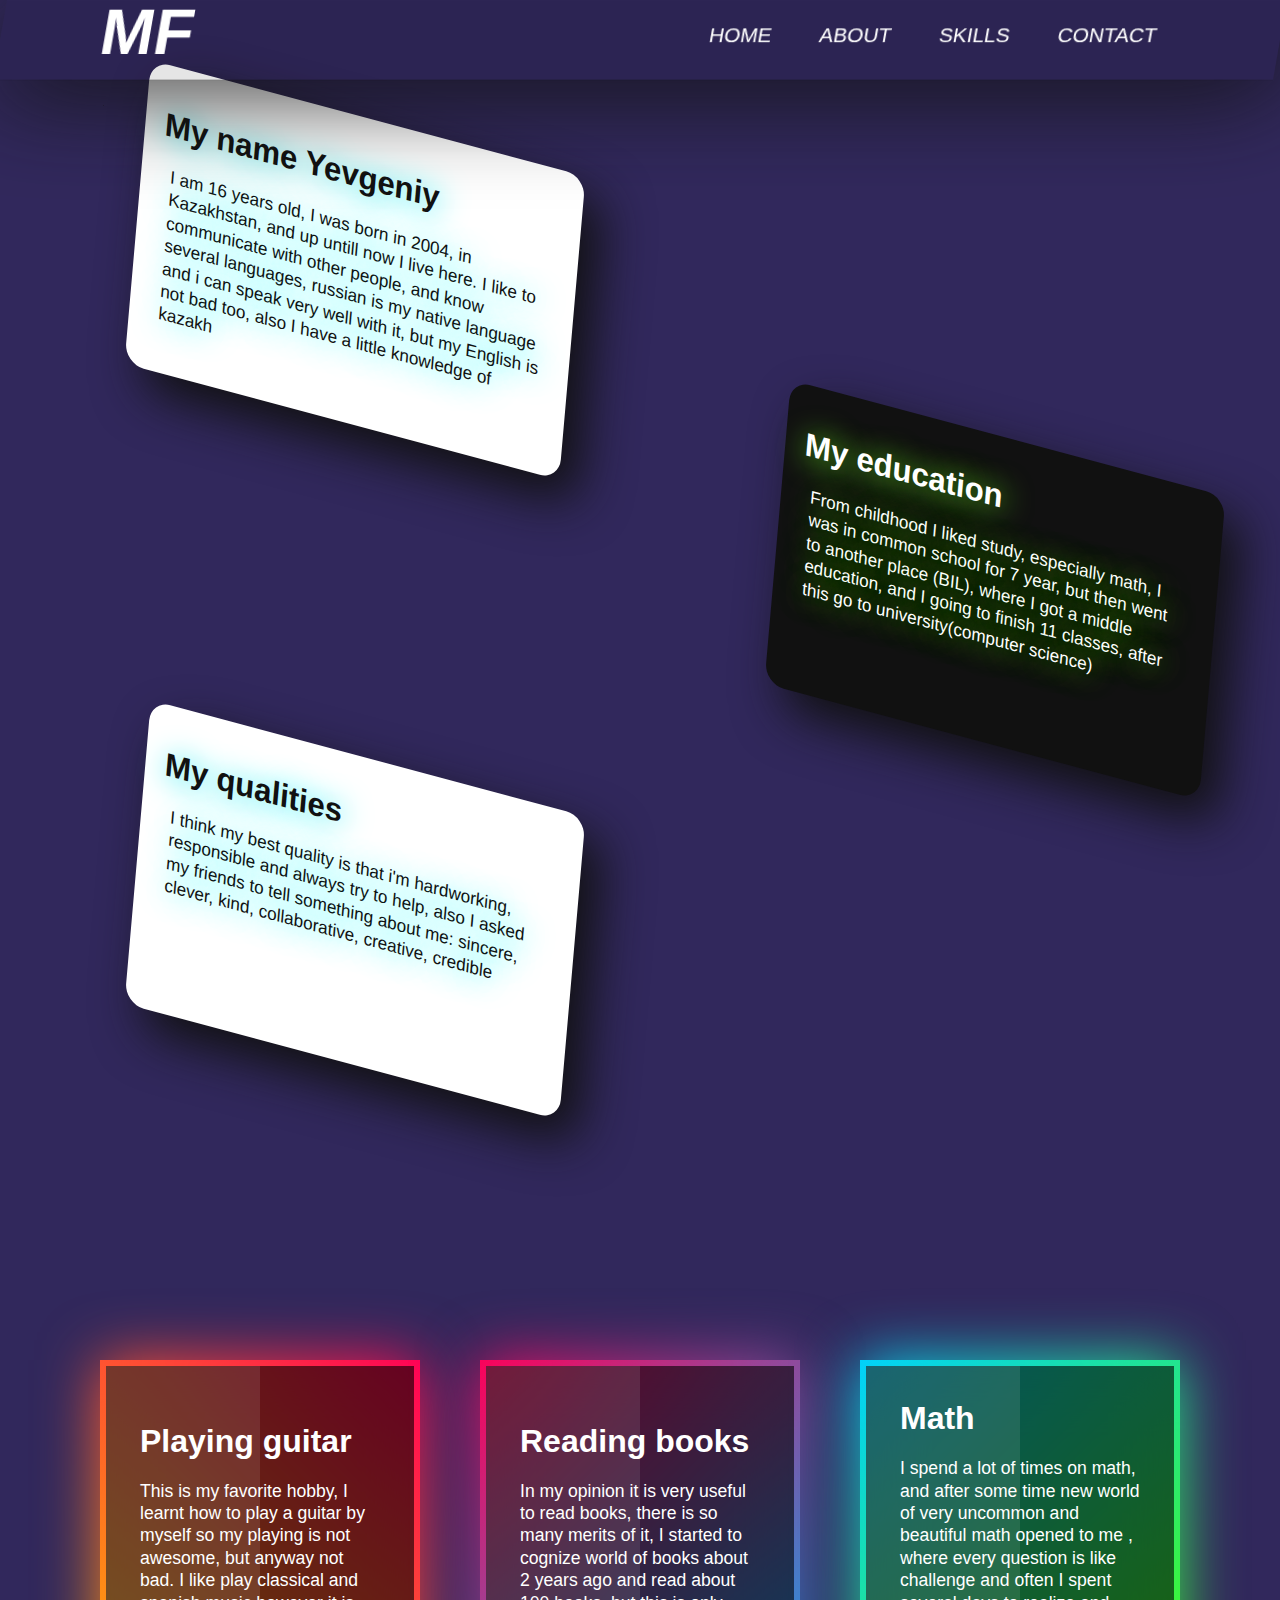
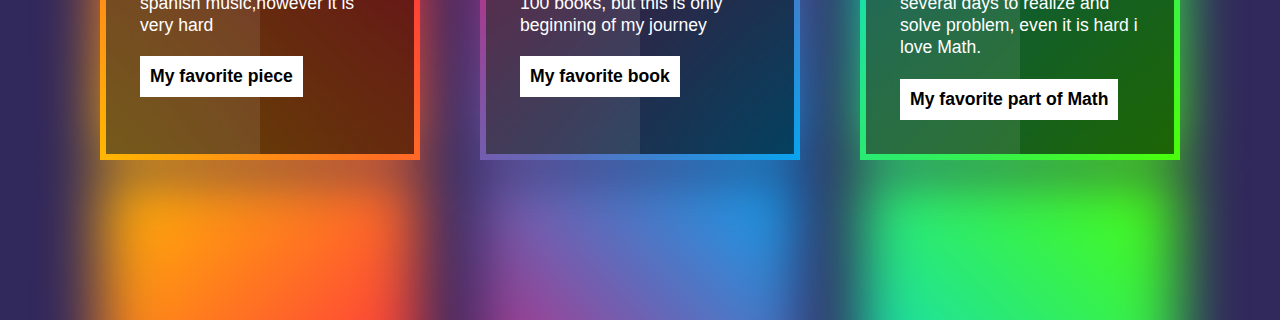
<file: about.html>
<!DOCTYPE html>
<html lang="en" dir="ltr">
  <head>
    <meta charset="utf-8">
    <title>About-Page</title>
    <link rel="stylesheet" href="./assets/css/stylesAbout.css">
  </head>
  <body>
    <div id="progressbar"></div>
    <div id="scrollPath"></div>

    <div class="scrollTop" onclick="scrollToTop();"></div>
    <nav id="navbar">
      <div class="brand">
        <h3>MF</h3>
      </div>
      <ul>
        <li><a href="https://madfury82.github.io/personal-web-site">Home</a></li>
        <li><a href="https://madfury82.github.io/personal-web-site/about">About</a></li>
        <li><a href="https://madfury82.github.io/personal-web-site/skills">Skills</a></li>
        <li><a href="https://madfury82.github.io/personal-web-site/contact">Contact</a></li>
      </ul>
    </nav>
      <div class="bio">

          <div class="card" id="frst">
            <span></span>
            <h2>My name Yevgeniy</h2>
            <p>I am 16 years old, I was born in 2004, in Kazakhstan, and up untill now I live here. I like to communicate with other people, and know several languages, russian is my native language and i can speak very well with it, but my English is not bad too, also I have a little knowledge of kazakh</p>
          </div>

          <div class="card" id="scnd">
            <span></span>
            <h2>My education</h2>
            <p>From childhood I liked study, especially math, I was in common school for 7 year, but then went to another place (BIL), where I got a middle education, and I going to finish 11 classes, after this go to university(computer science) </p>
          </div>

          <div class="card" id="thrst">
            <span></span>
            <h2>My qualities</h2>
            <p>I think my best quality is that i'm hardworking, responsible and always try to help, also I asked my friends to tell something about me: sincere, clever, kind, collaborative, creative, credible</p>
          </div>
      </div>
    <div class="container">
      <div class="box">
        <span></span>
        <div class="content">
          <h2>Playing guitar</h2>
          <p>This is my favorite hobby, I learnt how to play a guitar by myself so my playing is not awesome, but anyway not bad. I like play classical and spanish music,however it is very hard </p>
          <a href="https://www.youtube.com/watch?v=oEfFbuT3I6A">My favorite piece</a>
        </div>
      </div>

      <div class="box">
        <span></span>
        <div class="content">
          <h2>Reading books</h2>
          <p>In my opinion it is very useful to read books, there is so many merits of it, I started to cognize world of books about 2 years ago and read about 100 books, but this is only beginning of my journey</p>
          <a href="https://en.wikipedia.org/wiki/Martin_Eden">My favorite book</a>
        </div>
      </div>

      <div class="box">
        <span></span>
        <div class="content">
          <h2>Math</h2>
          <p>I spend a lot of times on math, and after some time new world of very uncommon and beautiful math opened to me , where every question is like challenge and often I spent several days to realize and solve problem, even it is hard i love Math.  </p>
          <a href="https://en.wikipedia.org/wiki/Diophantine_equation">My favorite part of Math</a>
        </div>
      </div>
    </div>
    <script>
      window.addEventListener('scroll',function(){
        var scroll1 = document.querySelector("#frst");
        var scroll2 = document.querySelector("#scnd");
        var scroll3 = document.querySelector("#thrst");
        var navbar = document.querySelector("#navbar");
        scroll1.classList.toggle('active',scrollY>300);
        scroll2.classList.toggle('active',scrollY>600);
        scroll3.classList.toggle('active',scrollY>900);
        navbar.classList.toggle('active',scrollY>1000)
      });
    </script>

  </body>
</html>
</file>
<file: assets/css/stylesAbout.css>
*
{
  margin: 0;
  padding: 0;
  box-sizing: border-box;
  font-family: 'Poppins',sans-serif;
}

body
{
  min-height: 100vh;
  background: #31285c;
  padding-bottom: 100px;
}

nav
{
  position: fixed;
  width: 100%;
  top: 0;
  left:0;
  height: 5rem;
  background: rgba(0, 0, 0, 0.1);
  padding: 0 100px;
  box-sizing: border-box;
  z-index: 999;
  transform:  skew(-10deg);
  box-shadow: 10px 10px 100px #111;
}
nav .brand
{
  float: left;
  height: 100%;
  line-height: 4rem;
}
nav .brand h3
{
  font-size: 4rem;
  margin: 0;
  padding: 0;
  color: #fff;
}

nav ul
{
  float: right;
  display: flex;
  margin: 0;
  padding: 0;
}

nav ul li
{
  list-style: none;
}

nav ul li a
{
  position: relative;
  display: block;
  height: 70px;
  line-height: 70px;
  box-sizing: border-box;
  padding: 0px 1.5rem;
  text-decoration: none;
  color: #fff;
  text-transform: uppercase;
  transition: 0.5s;
  font-size:1.3rem;
}

nav ul li a::before
{
  content: '';
  position: absolute;
  top:0;
  left: 0;
  width: 100%;
  height: 100%;
  background: #fff;
  transform-origin: right;
  transform: scaleX(0);
  transition: transform 0.3s;
  z-index: -1;
}

nav ul li a:hover::before
{
  transform-origin: left;
  transform: scaleX(1);
}
nav ul li a:hover
{
  color: #262626;
}
.container
{
   position: relative;
   display: flex;
   margin: 0;
   padding: 40px;
   flex-wrap: wrap;
   justify-content: center;
   align-items: center;
}
.container .box
{
  position: relative;
  width: 320px;
  height: 400px;
  color: #fff;
  justify-content: center;
  align-items: center;
  display: flex;
  margin: 20px 30px;
  transition: 0.5s;
  background: #111;

}

.container .box:hover
{
  transform: translate(0,-30px);
}

.container .box::before
{
  content: '';
  position: absolute;
  top: 0;
  left:0;
  width: 100%;
  height: 100%;
  background: linear-gradient(45deg,#ffbc00,#ff0058);
}

.container .box::after
{
  content: '';
  position: absolute;
  top: 0;
  left:0;
  width: 100%;
  height: 100%;
  background: linear-gradient(45deg,#ffbc00,#ff0058);
  filter:blur(30px);
  -webkit-box-reflect:below 10px;
}

.container .box:nth-child(2)::before ,
.container .box:nth-child(2)::after
{
  background: linear-gradient(315deg,#03a9f4,#ff0058);
}


.container .box:nth-child(3)::before, .container .box:nth-child(3)::after
{
  background: linear-gradient(315deg,#4dff03,#00d0ff);
}

.container .box span{
  position: absolute;
  top: 6px;
  left:6px;
  right: 6px;
  bottom: 6px;
  background: rgba(0,0,0,0.6);
  z-index: 2;
}

.container .box span::before{
  content: '';
  position: absolute;
  top: 0;
  left: 0;
  width: 50%;
  height: 100%;
  background: rgba(255, 255, 255, 0.1);
  pointer-events: none;
}

.container .box .content {
  position: relative;
  z-index: 3;
  padding: 20px 40px;
}

.container .box .content h2{
   font-size: 2rem;
   color:#fff;
   margin-bottom: 20px;
}
.container .box .content p{
  font-size: 1.1rem;
   color:#fff;
   margin-bottom: 20px;
   line-height: 1.4rem;
}

.container .box .content a{
  display: inline-block;
  font-size: 1.1rem;
  color: #000;
  padding: 10px;
  background: #fff;
  text-decoration: none;
  font-weight: 700;
}

 .bio
{
  width: 100%;
  height: 1100px;
  padding:100px;
  margin-bottom: 200px;
}
.bio .card
{
    position: relative;
    width: 450px;
    height: 300px;
    color: #111;
    margin: 20px 30px;
    transition: 0.5s;
    background: #fff;
    border-radius: 20px;
    box-shadow: 20px 20px 50px #111;
    text-shadow: 2px 2px 30px #02e7eb;
    animation: animate 8s linear infinite;
    transform: rotate(15deg) skew(10deg);
}
.bio .card:hover
{
  transform: rotate(0);
}

.bio .card.active
{
  transform: rotate(0) skew(0);
}
/* @keyframes animate
{
  0%,100%{transform: rotate(15deg);}
  50%{transform: rotate(-10deg);}
} */

.bio .card:nth-child(2)
{
    right: 0;
    position: relative;
    width: 450px;
    height: 300px;
    color: #fff;
    margin: 20px 62%;
    transition: 0.5s;
    background: #111;
    box-shadow: 20px 20px 50px #111;
  text-shadow: 2px 2px 30px #6aff19;
}
.bio .card:nth-child(2) h2{
  font-size: 2rem;
  color:#fff;
  margin-bottom: 20px;
  padding: 40px 40px 0 20px;
}
.bio .card:nth-child(2) p
{
  font-size: 1.1rem;
   color:#fff;
   margin-bottom: 20px;
   line-height: 1.4rem;
   padding: 0 30px;
}
.bio .card h2{
  font-size: 2rem;
  color:#111;
  margin-bottom: 20px;
  padding: 40px 40px 0 20px;
}
.bio .card p{
  font-size: 1.1rem;
   color:#111;
   margin-bottom: 20px;
   line-height: 1.4rem;
   padding: 0 30px;
   z-index: 20;
}
</file>
